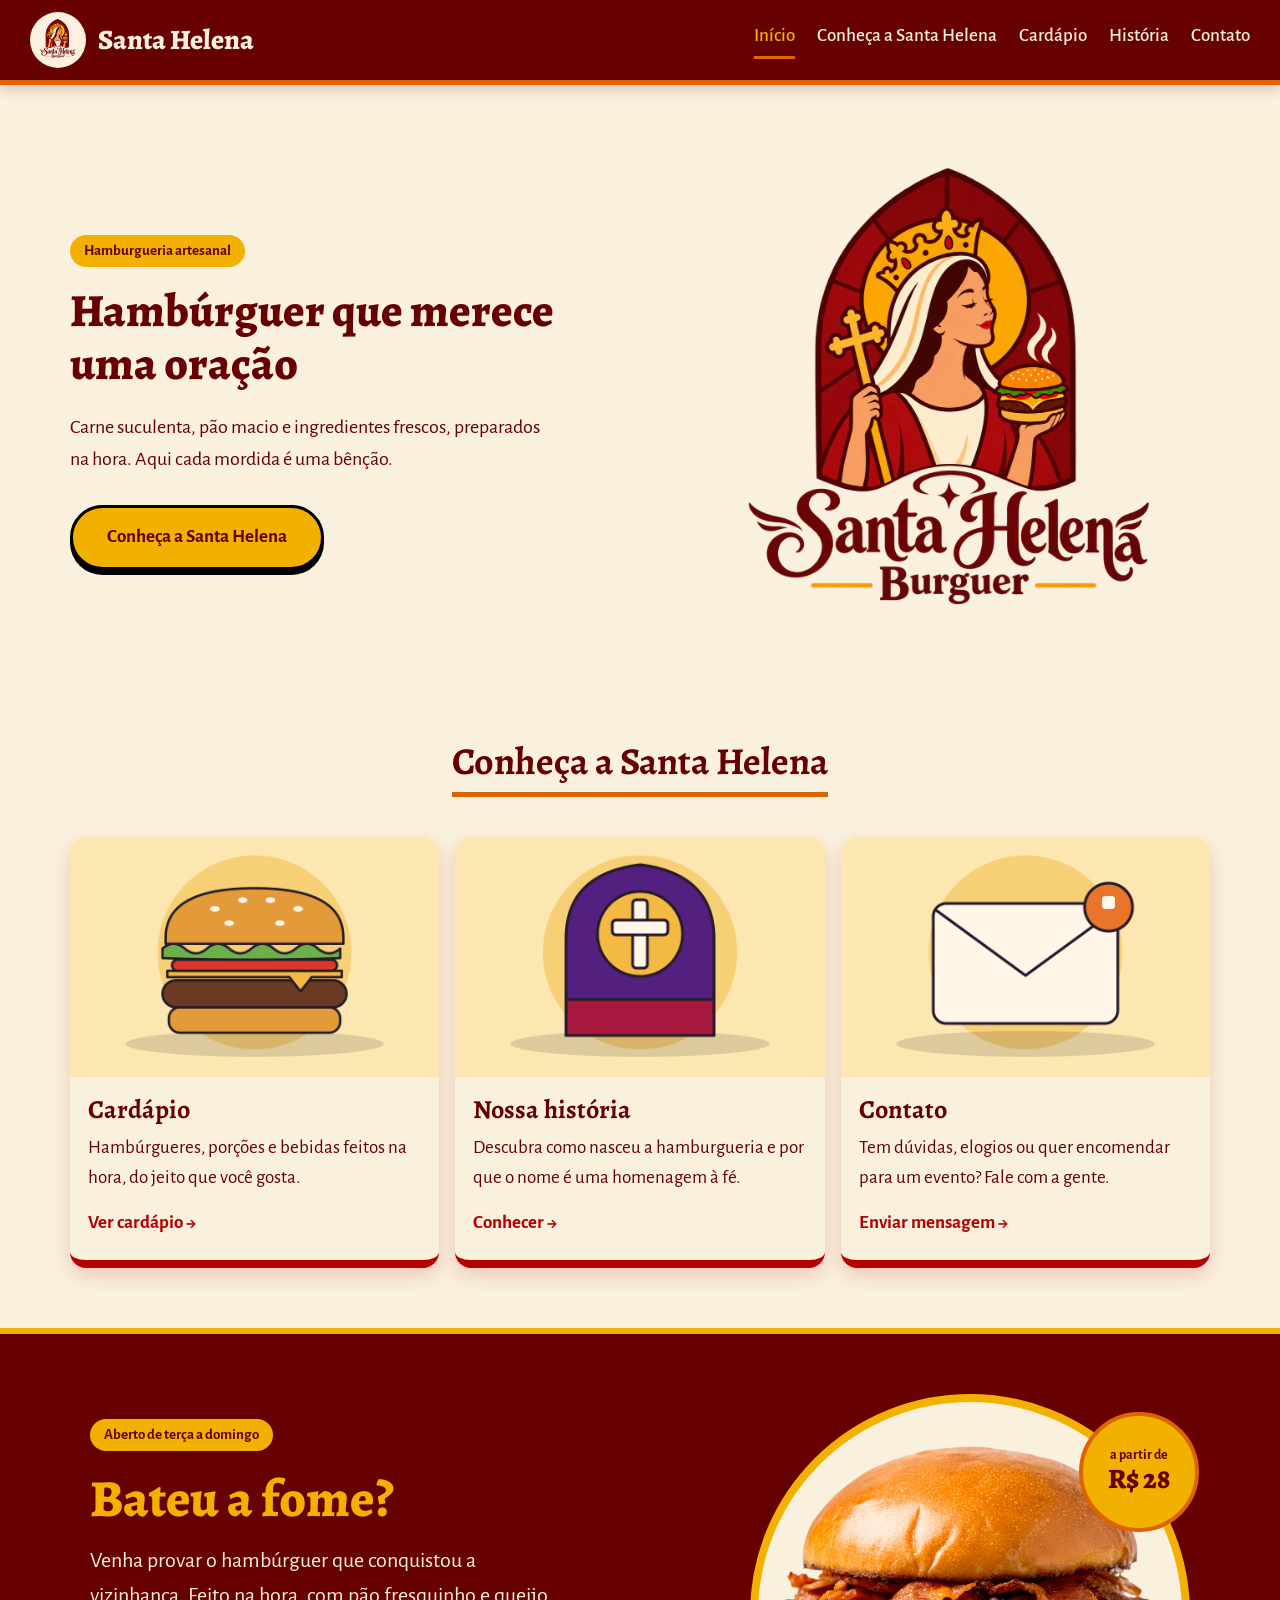
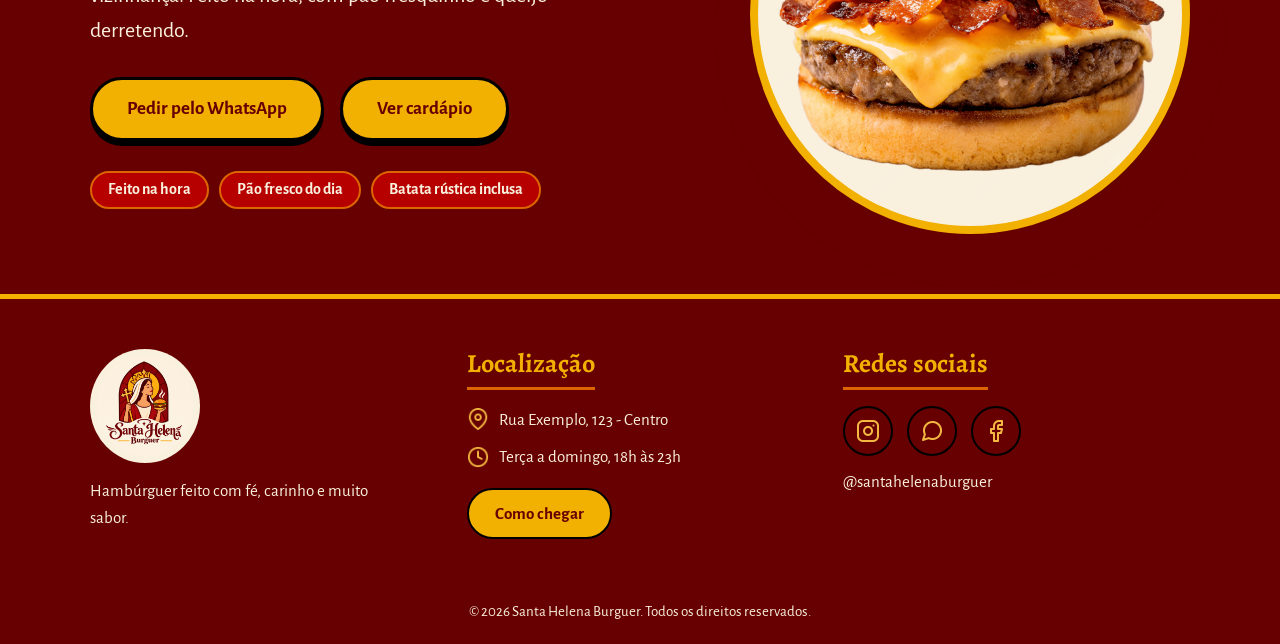
<file: WWW/index.html>
<!DOCTYPE html>
<html lang="pt-BR">
<head>
    <meta charset="UTF-8">
    <meta name="viewport" content="width=device-width, initial-scale=1.0">
    <title>Início | Santa Helena Burguer</title>
    <link rel="icon" type="image/jpeg" href="assets/img/favicon-32x32.png">
    <link href="https://fonts.googleapis.com/css2?family=Alegreya:wght@400;700;800&family=Alegreya+Sans:wght@400;500;700&display=swap" rel="stylesheet">
    <link rel="stylesheet" href="assets/css/style.css">
    <link rel="stylesheet" href="assets/css/mobile.css" media="(max-width: 767px)">
    <link rel="stylesheet" href="assets/css/tablet.css" media="(min-width: 768px) and (max-width: 1824px)">
</head>
<body>

    <header class="topo">
        <a href="index.html" class="topo-marca">
            <img src="assets/img/logo.jpg" alt="Logo Santa Helena Burguer">
            <span>Santa Helena</span>
        </a>
        <nav class="menu">
            <a href="index.html" class="ativo" aria-current="page">Início</a>
            <a href="index.html#conheca">Conheça a Santa Helena</a>
            <a href="cardapio.html">Cardápio</a>
            <a href="historia.html">História</a>
            <a href="contato.html">Contato</a>
        </nav>
    </header>

    <main>

        <section class="hero">
            <div class="hero-texto">
                <p class="selo">Hamburgueria artesanal</p>
                <h1>Hambúrguer que merece uma oração</h1>
                <p class="hero-descricao">Carne suculenta, pão macio e ingredientes frescos, preparados na hora. Aqui cada mordida é uma bênção.</p>
                <a href="index.html#conheca" class="botao">Conheça a Santa Helena</a>
            </div>
            <div class="hero-logo">
                <img src="assets/img/logo-transparente.png" alt="Santa Helena segurando um hambúrguer">
            </div>
        </section>

        <a class="ancora" id="conheca"></a>
        <section class="chamadas">
            <div class="titulo-centro">
                <h2 class="titulo-secao">Conheça a Santa Helena</h2>
            </div>
            <div class="chamadas-lista">

                <a href="cardapio.html" class="chamada">
                    <img src="assets/img/pagina-cardapio.png" alt="Hambúrguer clássico">
                    <div class="chamada-texto">
                        <h3>Cardápio</h3>
                        <p>Hambúrgueres, porções e bebidas feitos na hora, do jeito que você gosta.</p>
                        <span class="chamada-link">Ver cardápio →</span>
                    </div>
                </a>

                <a href="historia.html" class="chamada">
                    <img src="assets/img/pagina-historia.png" alt="Vitral da Santa Helena">
                    <div class="chamada-texto">
                        <h3>Nossa história</h3>
                        <p>Descubra como nasceu a hamburgueria e por que o nome é uma homenagem à fé.</p>
                        <span class="chamada-link">Conhecer →</span>
                    </div>
                </a>

                <a href="contato.html" class="chamada">
                    <img src="assets/img/pagina-contato.png" alt="Envelope de mensagem">
                    <div class="chamada-texto">
                        <h3>Contato</h3>
                        <p>Tem dúvidas, elogios ou quer encomendar para um evento? Fale com a gente.</p>
                        <span class="chamada-link">Enviar mensagem →</span>
                    </div>
                </a>

            </div>
        </section>

        <section class="faixa">
            <div class="faixa-miolo">
                <div class="faixa-texto">
                    <p class="selo">Aberto de terça a domingo</p>
                    <h2>Bateu a fome?</h2>
                    <p class="faixa-descricao">Venha provar o hambúrguer que conquistou a vizinhança. Feito na hora, com pão fresquinho e queijo derretendo.</p>
                    <div class="faixa-botoes">
                        <a href="https://wa.me/5517996777132" target="_blank" class="botao">Pedir pelo WhatsApp</a>
                        <a href="cardapio.html" class="botao">Ver cardápio</a>
                    </div>
                    <ul class="faixa-info">
                        <li>Feito na hora</li>
                        <li>Pão fresco do dia</li>
                        <li>Batata rústica inclusa</li>
                    </ul>
                </div>
                <div class="faixa-imagem">
                    <img src="assets/img/milagre-do-bacon.png" alt="Hambúrguer Milagre do Bacon">
                    <div class="faixa-preco"><small>a partir de</small>R$ 28</div>
                </div>
            </div>
        </section>
    </main>

    <footer class="rodape">
        <div class="rodape-colunas">

            <div class="rodape-coluna rodape-marca">
                <img src="assets/img/logo.jpg" alt="Logo Santa Helena Burguer">
                <p>Hambúrguer feito com fé, carinho e muito sabor.</p>
            </div>

            <div class="rodape-coluna">
                <h3>Localização</h3>
                <p class="rodape-linha">
                    <img src="assets/img/icone-pin-amarelo.png" alt="Endereço">
                    Rua Exemplo, 123 - Centro
                </p>
                <p class="rodape-linha">
                    <img src="assets/img/icone-relogio-amarelo.png" alt="Horário">
                    Terça a domingo, 18h às 23h
                </p>
                <a class="rodape-botao" href="https://www.google.com/maps/search/?api=1&query=Rua+Exemplo+123+Centro" target="_blank">Como chegar</a>
            </div>

            <div class="rodape-coluna">
                <h3>Redes sociais</h3>
               <div class="redes">
                    <a class="rede-instagram" href="https://instagram.com/santahelenaburguer" target="_blank"><img src="assets/img/icone-instagram.png" alt="Instagram"></a>
                    <a class="rede-whatsapp" href="https://wa.me/5517996777132" target="_blank"><img src="assets/img/icone-whatsapp.png" alt="WhatsApp"></a>
                    <a class="rede-facebook" href="https://facebook.com/santahelenaburguer" target="_blank"><img src="assets/img/icone-facebook.png" alt="Facebook"></a>
                </div>
                <p>@santahelenaburguer</p>
            </div>

        </div>

        <p class="rodape-direitos">© 2026 Santa Helena Burguer. Todos os direitos reservados.</p>
    </footer>

</body>
</html>
</file>
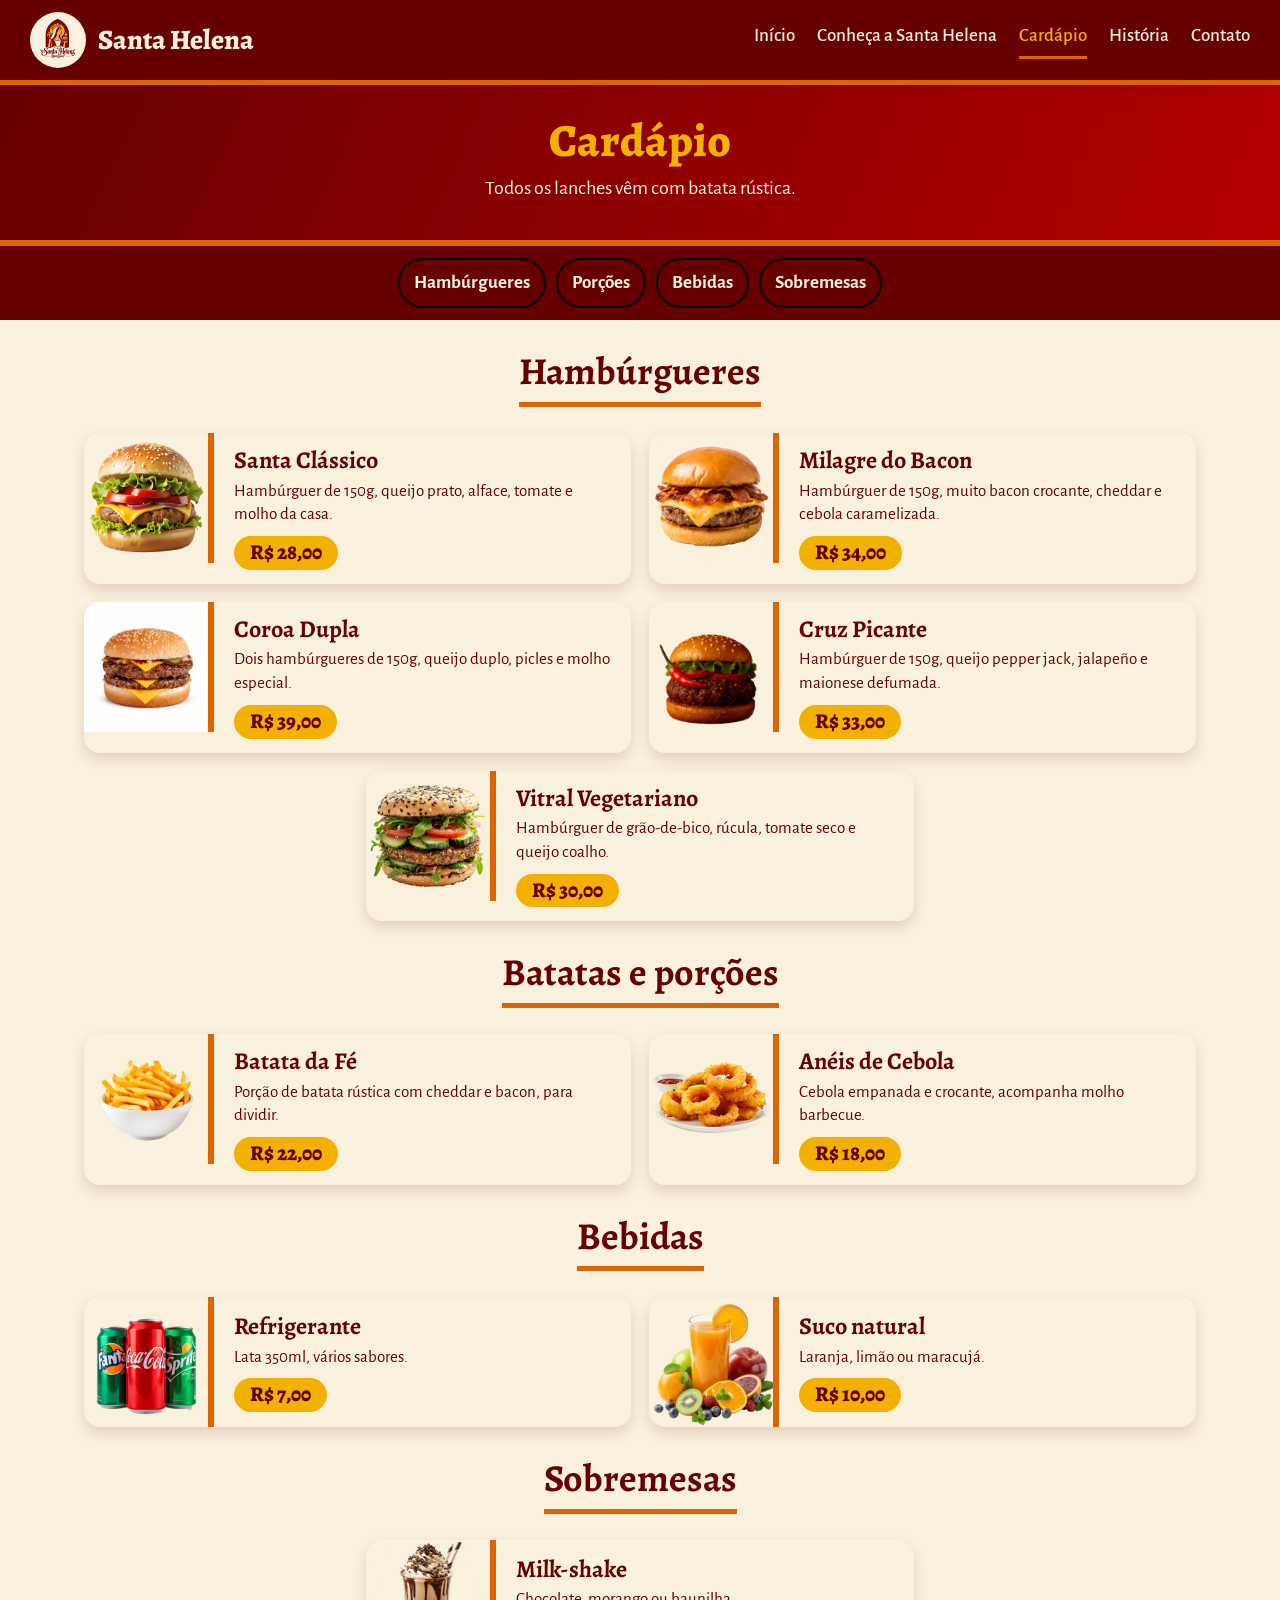
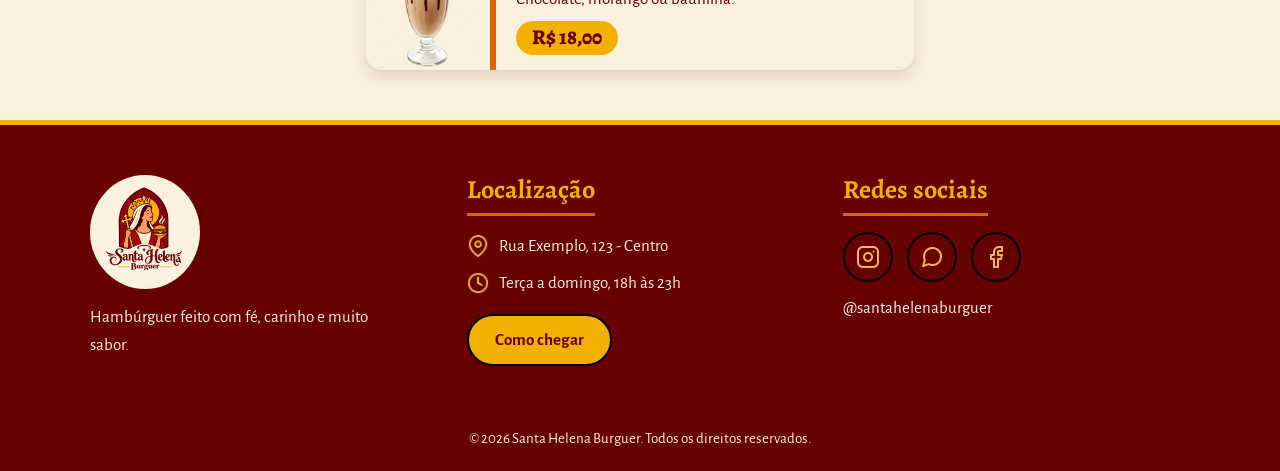
<file: WWW/cardapio.html>
<!DOCTYPE html>
<html lang="pt-BR">
<head>
    <meta charset="UTF-8">
    <meta name="viewport" content="width=device-width, initial-scale=1.0">
    <title>Cardápio | Santa Helena Burguer</title>
    <link rel="icon" type="image/jpeg" href="assets/img/favicon-32x32.png">
    <link href="https://fonts.googleapis.com/css2?family=Alegreya:wght@400;700;800&family=Alegreya+Sans:wght@400;500;700&display=swap" rel="stylesheet">
    <link rel="stylesheet" href="assets/css/style.css">
    <link rel="stylesheet" href="assets/css/mobile.css" media="(max-width: 767px)">
    <link rel="stylesheet" href="assets/css/tablet.css" media="(min-width: 768px) and (max-width: 1824px)">
</head>
<body>

    <header class="topo">
        <a href="index.html" class="topo-marca">
            <img src="assets/img/logo.jpg" alt="Logo Santa Helena Burguer">
            <span>Santa Helena</span>
        </a>
        <nav class="menu">
            <a href="index.html">Início</a>
            <a href="index.html#conheca">Conheça a Santa Helena</a>
            <a href="cardapio.html" class="ativo" aria-current="page">Cardápio</a>
            <a href="historia.html">História</a>
            <a href="contato.html">Contato</a>
        </nav>
    </header>

    <main>

        <section class="pagina-topo pagina-topo-compacto">
            <h1>Cardápio</h1>
            <p>Todos os lanches vêm com batata rústica.</p>
        </section>

        <nav class="menu-cardapio" aria-label="Categorias do cardápio">
            <a href="#hamburgueres">Hambúrgueres</a>
            <a href="#porcoes">Porções</a>
            <a href="#bebidas">Bebidas</a>
            <a href="#sobremesas">Sobremesas</a>
        </nav>

        <section class="cardapio">
            <a class="ancora" id="hamburgueres"></a>
            <div class="cardapio-secao">
                <div class="titulo-centro">
                    <h2 class="titulo-secao">Hambúrgueres</h2>
                </div>
                <div class="cardapio-lista">

                <article class="item">
                    <img src="assets/img/santa-classico.png" alt="Santa Clássico">
                    <div class="item-texto">
                        <h3>Santa Clássico</h3>
                        <p>Hambúrguer de 150g, queijo prato, alface, tomate e molho da casa.</p>
                        <span class="preco">R$ 28,00</span>
                    </div>
                </article>

                <article class="item">
                    <img src="assets/img/milagre-do-bacon.png" alt="Milagre do Bacon">
                    <div class="item-texto">
                        <h3>Milagre do Bacon</h3>
                        <p>Hambúrguer de 150g, muito bacon crocante, cheddar e cebola caramelizada.</p>
                        <span class="preco">R$ 34,00</span>
                    </div>
                </article>

                <article class="item">
                    <img src="assets/img/coroa-dupla.png" alt="Coroa Dupla">
                    <div class="item-texto">
                        <h3>Coroa Dupla</h3>
                        <p>Dois hambúrgueres de 150g, queijo duplo, picles e molho especial.</p>
                        <span class="preco">R$ 39,00</span>
                    </div>
                </article>

                <article class="item">
                    <img src="assets/img/cruz-picante.png" alt="Cruz Picante">
                    <div class="item-texto">
                        <h3>Cruz Picante</h3>
                        <p>Hambúrguer de 150g, queijo pepper jack, jalapeño e maionese defumada.</p>
                        <span class="preco">R$ 33,00</span>
                    </div>
                </article>

                <article class="item">
                    <img src="assets/img/vitral-vegetariano.png" alt="Vitral Vegetariano">
                    <div class="item-texto">
                        <h3>Vitral Vegetariano</h3>
                        <p>Hambúrguer de grão-de-bico, rúcula, tomate seco e queijo coalho.</p>
                        <span class="preco">R$ 30,00</span>
                    </div>
                </article>
                </div>
            </div>
            <a class="ancora" id="porcoes"></a>
            <div class="cardapio-secao">
                <div class="titulo-centro">
                    <h2 class="titulo-secao">Batatas e porções</h2>
                </div>
                <div class="cardapio-lista">

                <article class="item">
                    <img src="assets/img/batata-da-fe.png" alt="Batata da Fé">
                    <div class="item-texto">
                        <h3>Batata da Fé</h3>
                        <p>Porção de batata rústica com cheddar e bacon, para dividir.</p>
                        <span class="preco">R$ 22,00</span>
                    </div>
                </article>

                <article class="item">
                    <img src="assets/img/aneis-de-cebola.png" alt="Anéis de Cebola">
                    <div class="item-texto">
                        <h3>Anéis de Cebola</h3>
                        <p>Cebola empanada e crocante, acompanha molho barbecue.</p>
                        <span class="preco">R$ 18,00</span>
                    </div>
                </article>
                </div>
            </div>
            <a class="ancora" id="bebidas"></a>
            <div class="cardapio-secao">
                <div class="titulo-centro">
                    <h2 class="titulo-secao">Bebidas</h2>
                </div>
                <div class="cardapio-lista">

                <article class="item">
                    <img src="assets/img/refrigerante.png" alt="Refrigerante">
                    <div class="item-texto">
                        <h3>Refrigerante</h3>
                        <p>Lata 350ml, vários sabores.</p>
                        <span class="preco">R$ 7,00</span>
                    </div>
                </article>

                <article class="item">
                    <img src="assets/img/suco-natural.png" alt="Suco natural">
                    <div class="item-texto">
                        <h3>Suco natural</h3>
                        <p>Laranja, limão ou maracujá.</p>
                        <span class="preco">R$ 10,00</span>
                    </div>
                </article>
                </div>
            </div>
            <a class="ancora" id="sobremesas"></a>
            <div class="cardapio-secao">
                <div class="titulo-centro">
                    <h2 class="titulo-secao">Sobremesas</h2>
                </div>
                <div class="cardapio-lista">

                <article class="item">
                    <img src="assets/img/milk-shake.png" alt="Milk-shake">
                    <div class="item-texto">
                        <h3>Milk-shake</h3>
                        <p>Chocolate, morango ou baunilha.</p>
                        <span class="preco">R$ 18,00</span>
                    </div>
                </article>
                </div>
            </div>
        </section>
    </main>

    <footer class="rodape">
        <div class="rodape-colunas">

            <div class="rodape-coluna rodape-marca">
                <img src="assets/img/logo.jpg" alt="Logo Santa Helena Burguer">
                <p>Hambúrguer feito com fé, carinho e muito sabor.</p>
            </div>

            <div class="rodape-coluna">
                <h3>Localização</h3>
                <p class="rodape-linha">
                    <img src="assets/img/icone-pin-amarelo.png" alt="Endereço">
                    Rua Exemplo, 123 - Centro
                </p>
                <p class="rodape-linha">
                    <img src="assets/img/icone-relogio-amarelo.png" alt="Horário">
                    Terça a domingo, 18h às 23h
                </p>
                <a class="rodape-botao" href="https://www.google.com/maps/search/?api=1&query=Rua+Exemplo+123+Centro" target="_blank">Como chegar</a>
            </div>

            <div class="rodape-coluna">
                <h3>Redes sociais</h3>
                <div class="redes">
                    <a class="rede-instagram" href="https://instagram.com/santahelenaburguer" target="_blank"><img src="assets/img/icone-instagram.png" alt="Instagram"></a>
                    <a class="rede-whatsapp" href="https://wa.me/5517996777132" target="_blank"><img src="assets/img/icone-whatsapp.png" alt="WhatsApp"></a>
                    <a class="rede-facebook" href="https://facebook.com/santahelenaburguer" target="_blank"><img src="assets/img/icone-facebook.png" alt="Facebook"></a>
                </div>
                <p>@santahelenaburguer</p>
            </div>

        </div>

        <p class="rodape-direitos">© 2026 Santa Helena Burguer. Todos os direitos reservados.</p>
    </footer>
</body>
</html>
</file>
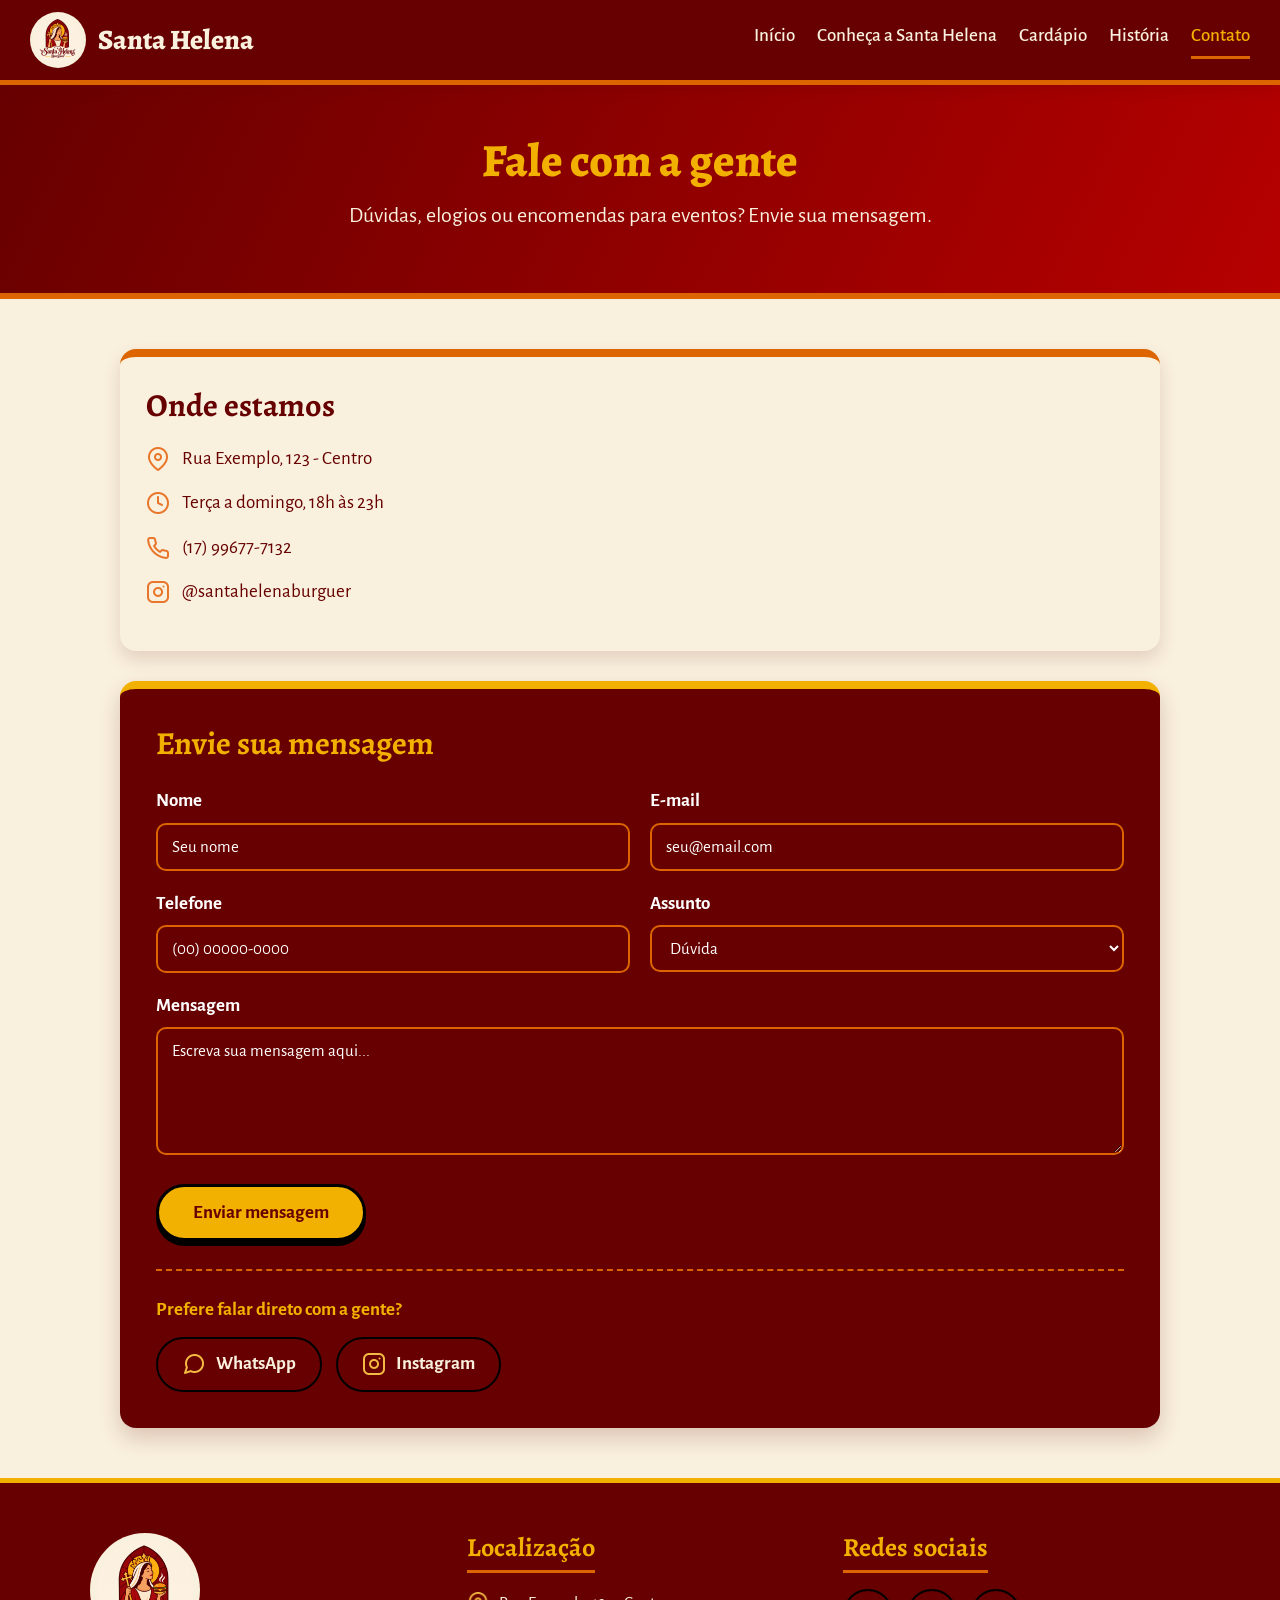
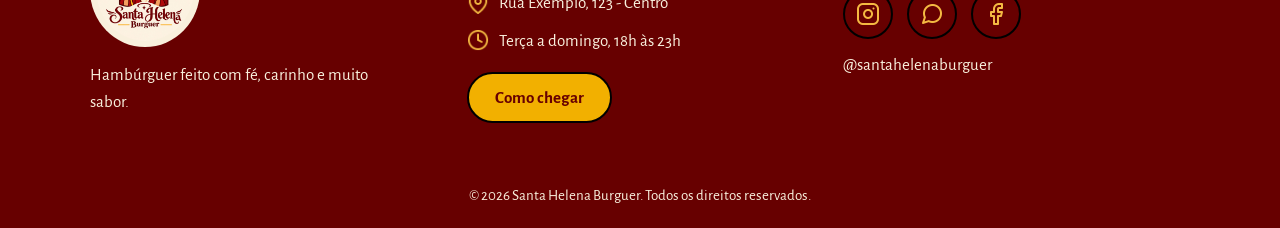
<file: WWW/contato.html>
<!DOCTYPE html>
<html lang="pt-BR">
<head>
    <meta charset="UTF-8">
    <meta name="viewport" content="width=device-width, initial-scale=1.0">
    <title>Contato | Santa Helena Burguer</title>
    <link rel="icon" type="image/jpeg" href="assets/img/favicon-32x32.png">
    <link href="https://fonts.googleapis.com/css2?family=Alegreya:wght@400;700;800&family=Alegreya+Sans:wght@400;500;700&display=swap" rel="stylesheet">
    <link rel="stylesheet" href="assets/css/style.css">
    <link rel="stylesheet" href="assets/css/mobile.css" media="(max-width: 767px)">
    <link rel="stylesheet" href="assets/css/tablet.css" media="(min-width: 768px) and (max-width: 1824px)">
</head>
<body>

    <header class="topo">
        <a href="index.html" class="topo-marca">
            <img src="assets/img/logo.jpg" alt="Logo Santa Helena Burguer">
            <span>Santa Helena</span>
        </a>
        <nav class="menu">
            <a href="index.html">Início</a>
            <a href="index.html#conheca">Conheça a Santa Helena</a>
            <a href="cardapio.html">Cardápio</a>
            <a href="historia.html">História</a>
            <a href="contato.html" class="ativo" aria-current="page">Contato</a>
        </nav>
    </header>

    <main>

        <section class="pagina-topo">
            <h1>Fale com a gente</h1>
            <p>Dúvidas, elogios ou encomendas para eventos? Envie sua mensagem.</p>
        </section>

        <section class="contato">

            <div class="contato-info">
                <h2>Onde estamos</h2>
                <p class="info-linha">
                    <img src="assets/img/icone-pin-laranja.png" alt="Endereço">
                    Rua Exemplo, 123 - Centro
                </p>
                <p class="info-linha">
                    <img src="assets/img/icone-relogio-laranja.png" alt="Horário">
                    Terça a domingo, 18h às 23h
                </p>
                <p class="info-linha">
                    <img src="assets/img/icone-telefone-laranja.png" alt="Telefone">
                    <a href="https://wa.me/5517996777132" target="_blank">(17) 99677-7132</a>
                </p>
                <p class="info-linha">
                    <img src="assets/img/icone-instagram-laranja.png" alt="Instagram">
                    <a href="https://instagram.com/santahelenaburguer" target="_blank">@santahelenaburguer</a>
                </p>
            </div>

            <form action="obrigado.html" method="get" class="formulario">
                <h2>Envie sua mensagem</h2>

                <div class="form-linha">
                    <div class="campo">
                        <label for="nome">Nome</label>
                        <input type="text" id="nome" name="nome" placeholder="Seu nome" required>
                    </div>

                    <div class="campo">
                        <label for="email">E-mail</label>
                        <input type="email" id="email" name="email" placeholder="seu@email.com" required>
                    </div>
                </div>

                <div class="form-linha">
                    <div class="campo">
                        <label for="telefone">Telefone</label>
                        <input type="tel" id="telefone" name="telefone" placeholder="(00) 00000-0000">
                    </div>

                    <div class="campo">
                        <label for="assunto">Assunto</label>
                        <select id="assunto" name="assunto">
                            <option value="duvida">Dúvida</option>
                            <option value="pedido">Pedido</option>
                            <option value="evento">Evento</option>
                            <option value="elogio">Elogio ou sugestão</option>
                        </select>
                    </div>
                </div>

                <div class="campo">
                    <label for="mensagem">Mensagem</label>
                    <textarea id="mensagem" name="mensagem" rows="5" placeholder="Escreva sua mensagem aqui..." required></textarea>
                </div>

                <button type="submit" class="botao">Enviar mensagem</button>

                <div class="contato-social">
                    <p>Prefere falar direto com a gente?</p>
                    <div class="contato-social-botoes">
                        <a href="https://wa.me/5517996777132" target="_blank" class="botao-social">
                            <img src="assets/img/icone-whatsapp.png" alt="">
                            WhatsApp
                        </a>
                        <a href="https://instagram.com/santahelenaburguer" target="_blank" class="botao-social">
                            <img src="assets/img/icone-instagram.png" alt="">
                            Instagram
                        </a>
                    </div>
                </div>
            </form>

        </section>
    </main>

    <footer class="rodape">
        <div class="rodape-colunas">

            <div class="rodape-coluna rodape-marca">
                <img src="assets/img/logo.jpg" alt="Logo Santa Helena Burguer">
                <p>Hambúrguer feito com fé, carinho e muito sabor.</p>
            </div>

            <div class="rodape-coluna">
                <h3>Localização</h3>
                <p class="rodape-linha">
                    <img src="assets/img/icone-pin-amarelo.png" alt="Endereço">
                    Rua Exemplo, 123 - Centro
                </p>
                <p class="rodape-linha">
                    <img src="assets/img/icone-relogio-amarelo.png" alt="Horário">
                    Terça a domingo, 18h às 23h
                </p>
                <a class="rodape-botao" href="https://www.google.com/maps/search/?api=1&query=Rua+Exemplo+123+Centro" target="_blank">Como chegar</a>
            </div>

            <div class="rodape-coluna">
                <h3>Redes sociais</h3>
                <div class="redes">
                    <a class="rede-instagram" href="https://instagram.com/santahelenaburguer" target="_blank"><img src="assets/img/icone-instagram.png" alt="Instagram"></a>
                    <a class="rede-whatsapp" href="https://wa.me/5517996777132" target="_blank"><img src="assets/img/icone-whatsapp.png" alt="WhatsApp"></a>
                    <a class="rede-facebook" href="https://facebook.com/santahelenaburguer" target="_blank"><img src="assets/img/icone-facebook.png" alt="Facebook"></a>
                </div>
                <p>@santahelenaburguer</p>
            </div>

        </div>

        <p class="rodape-direitos">© 2026 Santa Helena Burguer. Todos os direitos reservados.</p>
    </footer>

</body>
</html>
</file>
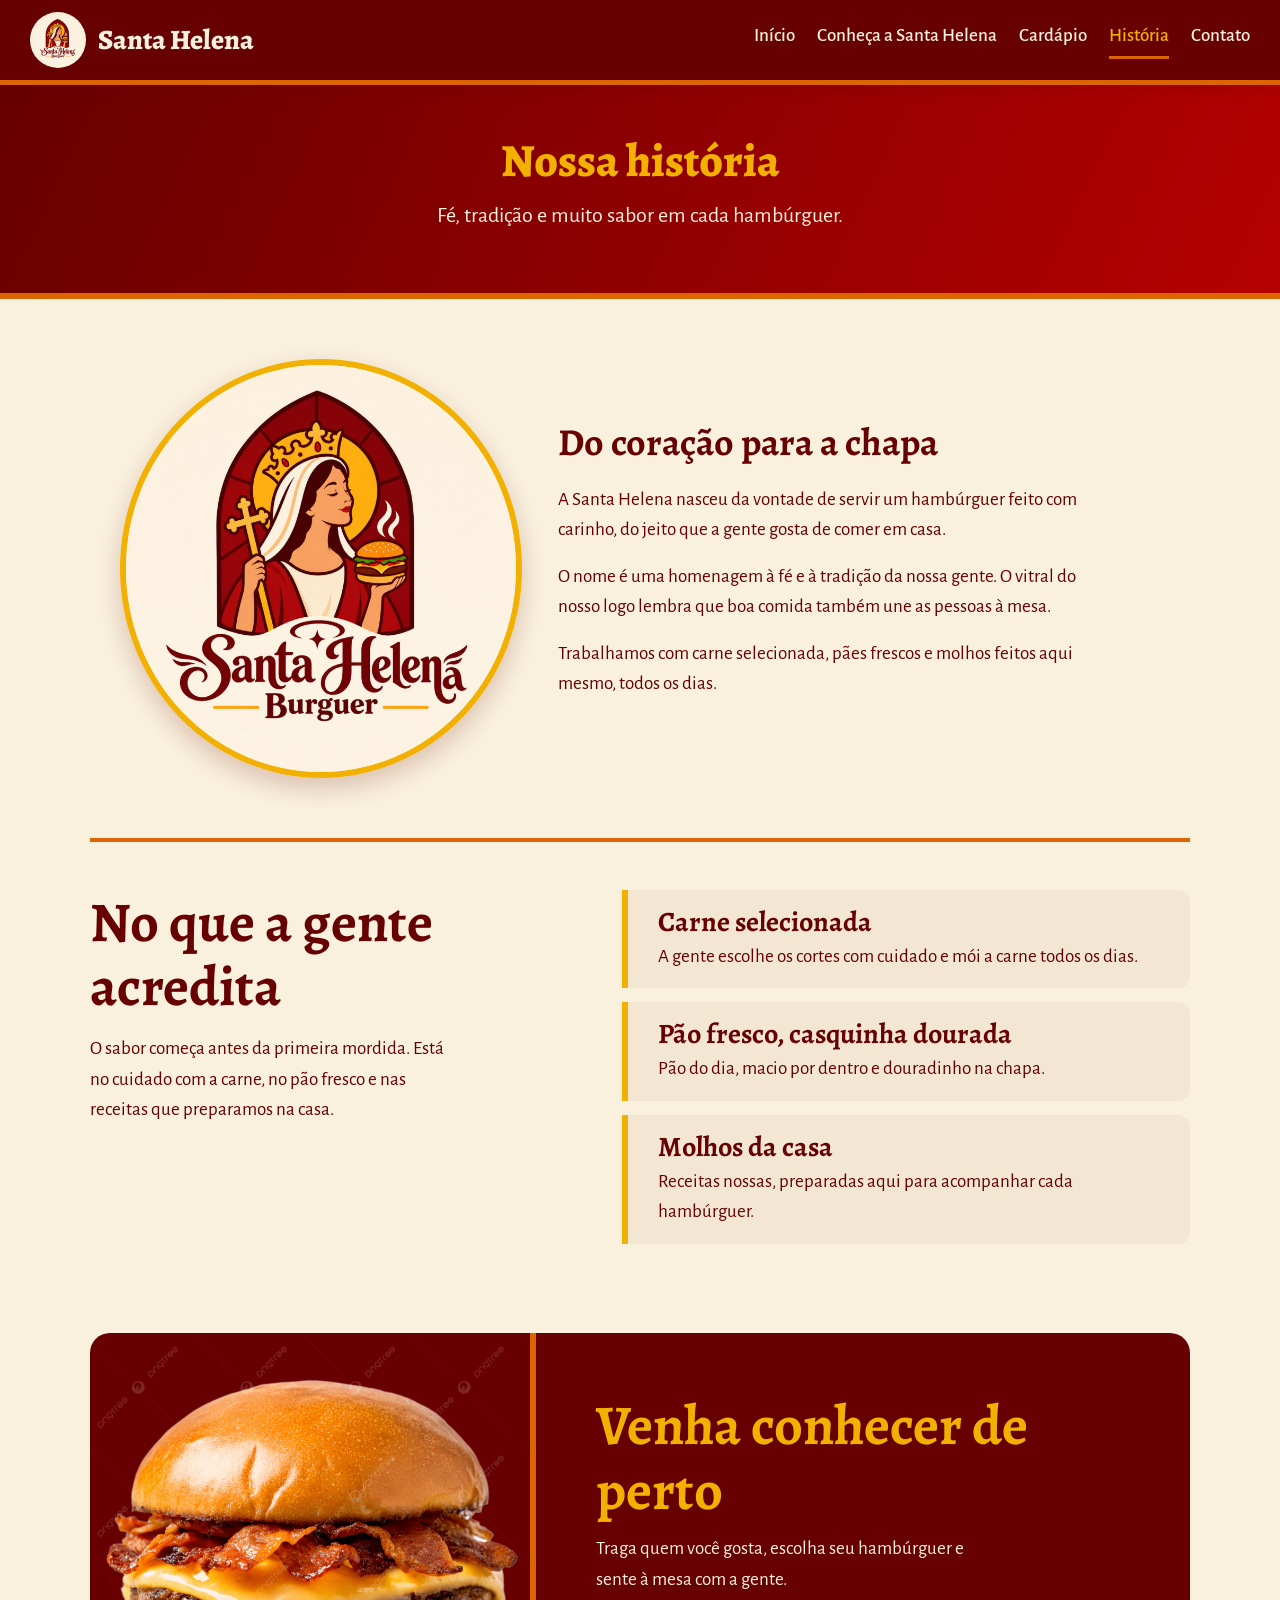
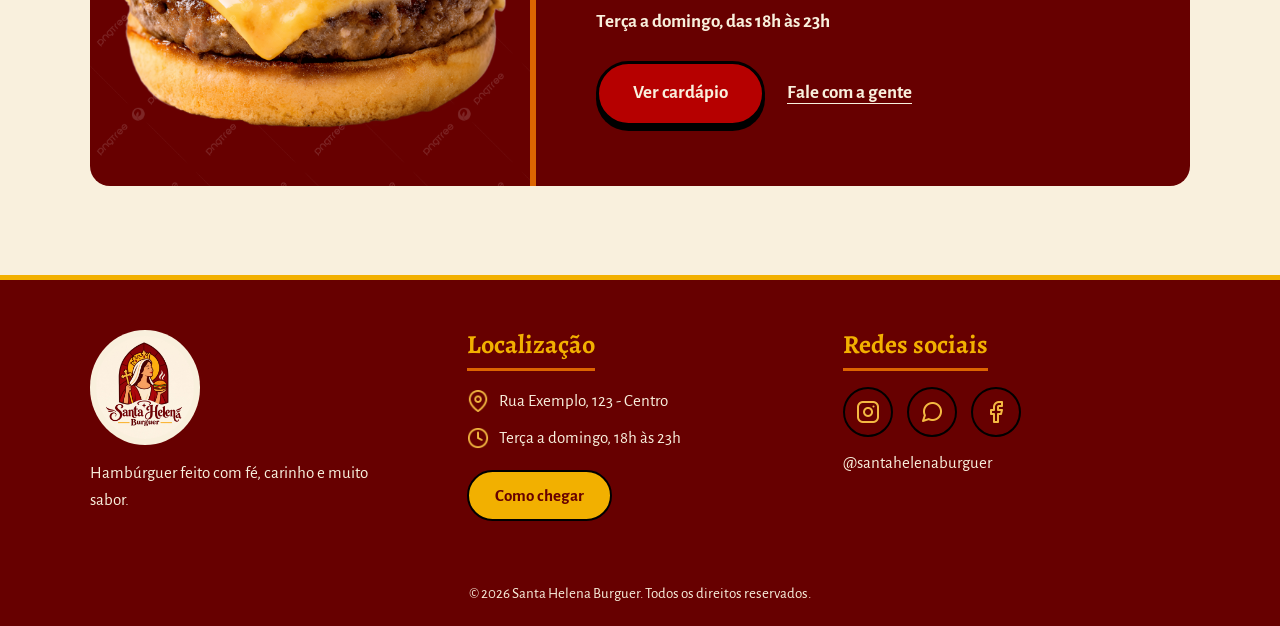
<file: WWW/historia.html>
<!DOCTYPE html>
<html lang="pt-BR">
<head>
    <meta charset="UTF-8">
    <meta name="viewport" content="width=device-width, initial-scale=1.0">
    <title>História | Santa Helena Burguer</title>
    <link rel="icon" type="image/jpeg" href="assets/img/favicon-32x32.png">
    <link href="https://fonts.googleapis.com/css2?family=Alegreya:wght@400;700;800&family=Alegreya+Sans:wght@400;500;700&display=swap" rel="stylesheet">
    <link rel="stylesheet" href="assets/css/style.css">
    <link rel="stylesheet" href="assets/css/mobile.css" media="(max-width: 767px)">
    <link rel="stylesheet" href="assets/css/tablet.css" media="(min-width: 768px) and (max-width: 1824px)">
</head>
<body>

    <header class="topo">
        <a href="index.html" class="topo-marca">
            <img src="assets/img/logo.jpg" alt="Logo Santa Helena Burguer">
            <span>Santa Helena</span>
        </a>
        <nav class="menu">
            <a href="index.html">Início</a>
            <a href="index.html#conheca">Conheça a Santa Helena</a>
            <a href="cardapio.html">Cardápio</a>
            <a href="historia.html" class="ativo" aria-current="page">História</a>
            <a href="contato.html">Contato</a>
        </nav>
    </header>

    <main>

        <section class="pagina-topo">
            <h1>Nossa história</h1>
            <p>Fé, tradição e muito sabor em cada hambúrguer.</p>
        </section>

        <section class="historia">
            <div class="historia-imagem">
                <img src="assets/img/logo.jpg" alt="Selo Santa Helena Burguer">
            </div>
            <div class="historia-texto">
                <h2>Do coração para a chapa</h2>
                <p>A Santa Helena nasceu da vontade de servir um hambúrguer feito com carinho, do jeito que a gente gosta de comer em casa.</p>
                <p>O nome é uma homenagem à fé e à tradição da nossa gente. O vitral do nosso logo lembra que boa comida também une as pessoas à mesa.</p>
                <p>Trabalhamos com carne selecionada, pães frescos e molhos feitos aqui mesmo, todos os dias.</p>
            </div>
        </section>

        <section class="valores" aria-labelledby="titulo-valores">
            <div class="valores-intro">
                <h2 id="titulo-valores">No que a gente acredita</h2>
                <p>O sabor começa antes da primeira mordida. Está no cuidado com a carne, no pão fresco e nas receitas que preparamos na casa.</p>
            </div>
            <ul class="valores-lista">
                <li class="valor">
                    <h3>Carne selecionada</h3>
                    <p>A gente escolhe os cortes com cuidado e mói a carne todos os dias.</p>
                </li>
                <li class="valor">
                    <h3>Pão fresco, casquinha dourada</h3>
                    <p>Pão do dia, macio por dentro e douradinho na chapa.</p>
                </li>
                <li class="valor">
                    <h3>Molhos da casa</h3>
                    <p>Receitas nossas, preparadas aqui para acompanhar cada hambúrguer.</p>
                </li>
            </ul>
        </section>

        <section class="visita" aria-labelledby="titulo-visita">
            <div class="visita-foto">
                <img src="assets/img/milagre-do-bacon.png" alt="Hambúrguer Milagre do Bacon" loading="lazy">
            </div>
            <div class="visita-texto">
                <h2 id="titulo-visita">Venha conhecer de perto</h2>
                <p>Traga quem você gosta, escolha seu hambúrguer e sente à mesa com a gente.</p>
                <p class="visita-horario">Terça a domingo, das 18h às 23h</p>
                <div class="visita-acoes">
                    <a href="cardapio.html" class="botao">Ver cardápio</a>
                    <a href="contato.html" class="visita-contato">Fale com a gente</a>
                </div>
            </div>
        </section>
    </main>

    <footer class="rodape">
        <div class="rodape-colunas">

            <div class="rodape-coluna rodape-marca">
                <img src="assets/img/logo.jpg" alt="Logo Santa Helena Burguer">
                <p>Hambúrguer feito com fé, carinho e muito sabor.</p>
            </div>

            <div class="rodape-coluna">
                <h3>Localização</h3>
                <p class="rodape-linha">
                    <img src="assets/img/icone-pin-amarelo.png" alt="Endereço">
                    Rua Exemplo, 123 - Centro
                </p>
                <p class="rodape-linha">
                    <img src="assets/img/icone-relogio-amarelo.png" alt="Horário">
                    Terça a domingo, 18h às 23h
                </p>
                <a class="rodape-botao" href="https://www.google.com/maps/search/?api=1&query=Rua+Exemplo+123+Centro" target="_blank">Como chegar</a>
            </div>

            <div class="rodape-coluna">
                <h3>Redes sociais</h3>
                <div class="redes">
                    <a class="rede-instagram" href="https://instagram.com/santahelenaburguer" target="_blank"><img src="assets/img/icone-instagram.png" alt="Instagram"></a>
                    <a class="rede-whatsapp" href="https://wa.me/5517996777132" target="_blank"><img src="assets/img/icone-whatsapp.png" alt="WhatsApp"></a>
                    <a class="rede-facebook" href="https://facebook.com/santahelenaburguer" target="_blank"><img src="assets/img/icone-facebook.png" alt="Facebook"></a>
                </div>
                <p>@santahelenaburguer</p>
            </div>

        </div>

        <p class="rodape-direitos">© 2026 Santa Helena Burguer. Todos os direitos reservados.</p>
    </footer>

</body>
</html>
</file>
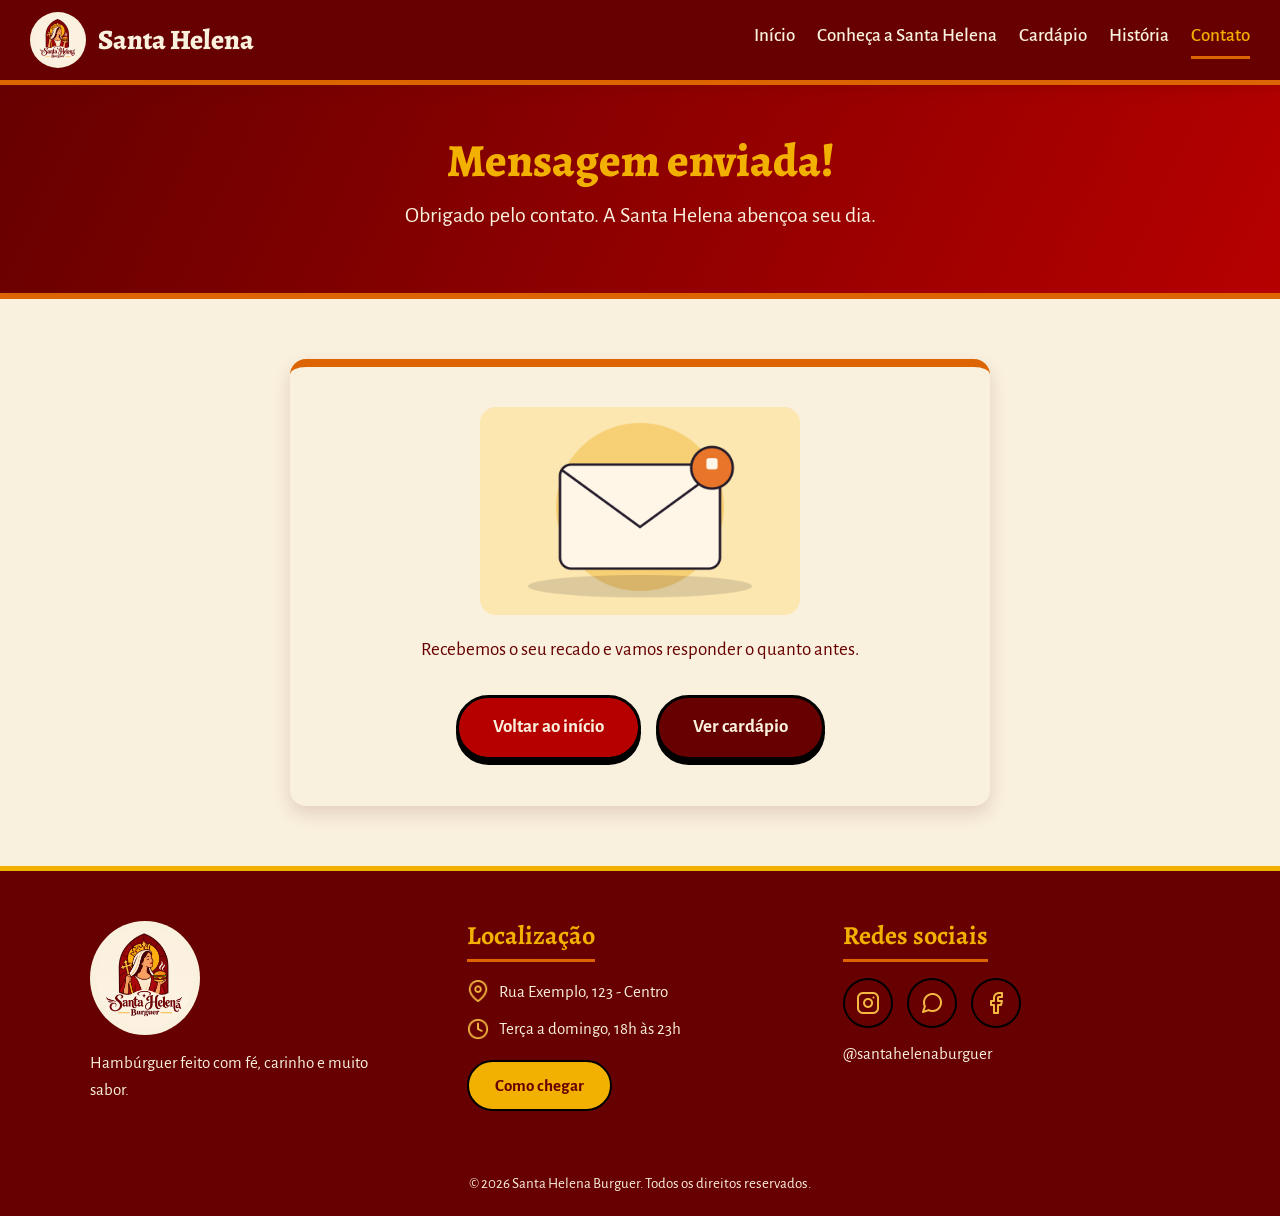
<file: WWW/obrigado.html>
<!DOCTYPE html>
<html lang="pt-BR">
<head>
    <meta charset="UTF-8">
    <meta name="viewport" content="width=device-width, initial-scale=1.0">
    <title>Mensagem enviada | Santa Helena Burguer</title>
    <link rel="icon" type="image/jpeg" href="assets/img/favicon-32x32.png">
    <link href="https://fonts.googleapis.com/css2?family=Alegreya:wght@400;700;800&family=Alegreya+Sans:wght@400;500;700&display=swap" rel="stylesheet">
    <link rel="stylesheet" href="assets/css/style.css">
    <link rel="stylesheet" href="assets/css/mobile.css" media="(max-width: 767px)">
    <link rel="stylesheet" href="assets/css/tablet.css" media="(min-width: 768px) and (max-width: 1824px)">
</head>
<body>

    <header class="topo">
        <a href="index.html" class="topo-marca">
            <img src="assets/img/logo.jpg" alt="Logo Santa Helena Burguer">
            <span>Santa Helena</span>
        </a>
        <nav class="menu">
            <a href="index.html">Início</a>
            <a href="index.html#conheca">Conheça a Santa Helena</a>
            <a href="cardapio.html">Cardápio</a>
            <a href="historia.html">História</a>
            <a href="contato.html" class="ativo">Contato</a>
        </nav>
    </header>

    <main>

        <section class="pagina-topo">
            <h1>Mensagem enviada!</h1>
            <p>Obrigado pelo contato. A Santa Helena abençoa seu dia.</p>
        </section>

        <section class="obrigado">
            <img src="assets/img/pagina-contato.png" alt="Envelope de mensagem">
            <p>Recebemos o seu recado e vamos responder o quanto antes.</p>
            <a href="index.html" class="botao">Voltar ao início</a>
            <a href="cardapio.html" class="botao botao-roxo">Ver cardápio</a>
        </section>
    </main>

    <footer class="rodape">
        <div class="rodape-colunas">

            <div class="rodape-coluna rodape-marca">
                <img src="assets/img/logo.jpg" alt="Logo Santa Helena Burguer">
                <p>Hambúrguer feito com fé, carinho e muito sabor.</p>
            </div>

            <div class="rodape-coluna">
                <h3>Localização</h3>
                <p class="rodape-linha">
                    <img src="assets/img/icone-pin-amarelo.png" alt="Endereço">
                    Rua Exemplo, 123 - Centro
                </p>
                <p class="rodape-linha">
                    <img src="assets/img/icone-relogio-amarelo.png" alt="Horário">
                    Terça a domingo, 18h às 23h
                </p>
                <a class="rodape-botao" href="https://www.google.com/maps/search/?api=1&query=Rua+Exemplo+123+Centro" target="_blank">Como chegar</a>
            </div>

            <div class="rodape-coluna">
                <h3>Redes sociais</h3>
                <div class="redes">
                    <a class="rede-instagram" href="https://instagram.com/santahelenaburguer" target="_blank"><img src="assets/img/icone-instagram.png" alt="Instagram"></a>
                    <a class="rede-whatsapp" href="https://wa.me/5517996777132" target="_blank"><img src="assets/img/icone-whatsapp.png" alt="WhatsApp"></a>
                    <a class="rede-facebook" href="https://facebook.com/santahelenaburguer" target="_blank"><img src="assets/img/icone-facebook.png" alt="Facebook"></a>
                </div>
                <p>@santahelenaburguer</p>
            </div>

        </div>

        <p class="rodape-direitos">© 2026 Santa Helena Burguer. Todos os direitos reservados.</p>
    </footer>

</body>
</html>
</file>
<file: WWW/assets/css/style.css>
:root {
    --ketchup-defumado: #670000;
    --ketchup: #B60000;
    --cheddar: #DD6501;
    --mostarda: #F2B000;
    --creme: #F9F0DD;
}

* {
    margin: 0;
    padding: 0;
    box-sizing: border-box;
}

body {
    font-family: "Alegreya Sans", Arial, sans-serif;
    font-size: 19px;
    line-height: 1.6;
    color: var(--ketchup-defumado);
    background-color: var(--creme);
}

h1, h2, h3 {
    font-family: "Alegreya", Georgia, serif;
    line-height: 1.15;
}

img {
    max-width: 100%;
    display: block;
}

a {
    color: inherit;
    text-decoration: none;
}

.titulo-centro {
    text-align: center;
    margin-bottom: 40px;
}

.titulo-secao {
    display: inline-block;
    font-size: 44px;
    color: var(--ketchup-defumado);
    padding-bottom: 8px;
    border-bottom: 5px solid var(--cheddar);
}

.topo {
    background-color: var(--ketchup-defumado);
    color: var(--creme);
    display: flex;
    justify-content: space-between;
    align-items: center;
    padding: 12px 60px;
    border-bottom: 5px solid var(--cheddar);
    box-shadow: 0 4px 12px #67000033;
    position: sticky;
    top: 0;
    z-index: 100;
}

.topo-marca {
    display: flex;
    align-items: center;
    gap: 12px;
    font-family: "Alegreya", Georgia, serif;
    font-size: 28px;
    font-weight: 800;
}

.topo-marca img {
    object-fit: contain;
    width: 56px;
    height: 56px;
    background-color: var(--creme);
    border-radius: 50%;
    padding: 4px;
}

.menu {
    display: flex;
    gap: 32px;
    font-weight: 500;
}

.menu a {
    padding-bottom: 4px;
    border-bottom: 3px solid transparent;
}

.menu a:hover,
.menu a.ativo {
    color: var(--mostarda);
    border-bottom: 3px solid var(--cheddar);
}

.botao {
    display: inline-block;
    background-color: var(--ketchup);
    color: var(--creme);
    font-weight: 700;
    padding: 14px 34px;
    border-radius: 40px;
    border: 3px solid #000;
    box-shadow: 0 5px 0 #000;
}


.botao:hover {
    background-color: var(--mostarda);
    color: var(--ketchup-defumado);
}

.botao-roxo {
    background-color: var(--ketchup-defumado);
    color: var(--creme);
}

.botao-roxo:hover {
    background-color: var(--mostarda);
    color: var(--ketchup-defumado);
}

button.botao {
    font-family: inherit;
    font-size: 19px;
    cursor: pointer;
}

.pagina-topo {
    background-color: var(--ketchup-defumado);
    color: var(--creme);
    text-align: center;
    padding: 60px 60px 70px 60px;
    border-bottom: 6px solid var(--cheddar);
    background: linear-gradient(115deg, var(--ketchup-defumado), var(--ketchup));
}

.pagina-topo h1 {
    font-size: 56px;
    font-weight: 800;
    color: var(--mostarda);
    margin-bottom: 10px;
}

.pagina-topo p {
    font-size: 22px;
}

.hero {
    display: flex;
    align-items: center;
    justify-content: space-between;
    gap: 40px;
    max-width: 1200px;
    margin: 0 auto;
    padding: 70px 60px;
}

.hero-texto {
    width: 50%;
}

.selo {
    display: inline-block;
    background-color: var(--mostarda);
    color: var(--ketchup-defumado);
    font-size: 15px;
    font-weight: 700;
    border-radius: 20px;
    margin-bottom: 18px;
    padding: 4px 14px;
}

.hero-texto h1 {
    font-size: 64px;
    font-weight: 800;
    color: var(--ketchup-defumado);
    margin-bottom: 20px;
}

.hero-descricao {
    font-size: 22px;
    margin-bottom: 30px;
    max-width: 480px;
}

.hero-logo {
    width: 45%;
}

.chamadas {
    max-width: 1200px;
    margin: 0 auto;
    padding: 30px 60px 80px 60px;
}

.chamadas-lista {
    display: flex;
    gap: 24px;
}

.chamada {
    flex: 1;
    background-color: var(--creme);
    border-radius: 16px;
    overflow: hidden;
    border-bottom: 8px solid var(--ketchup);
    box-shadow: 0 8px 18px color-mix(in srgb, var(--ketchup) 16%, transparent);
    transition: transform 0.3s ease, box-shadow 0.3s ease;
}

.chamada:hover {
    transform: translateY(-6px);
    box-shadow: 0 15px 28px color-mix(in srgb, var(--ketchup) 25%, transparent);
}

.chamada img {
    width: 100%;
}

.chamada-texto {
    padding: 22px 24px 26px 24px;
}

.chamada h3 {
    font-size: 30px;
    color: var(--ketchup-defumado);
    margin-bottom: 8px;
}

.chamada p {
    margin-bottom: 14px;
}

.chamada-link {
    font-weight: 700;
    color: var(--ketchup);
}

.faixa {
    background-color: var(--ketchup-defumado);
    padding: 80px 60px;
    border-top: 6px solid var(--mostarda);
}

.faixa-miolo {
    display: flex;
    align-items: center;
    justify-content: space-between;
    gap: 50px;
    max-width: 1100px;
    margin: 0 auto;
}

.faixa-texto {
    width: 55%;
    color: var(--creme);
}

.faixa h2 {
    font-size: 64px;
    font-weight: 800;
    color: var(--mostarda);
    margin-bottom: 14px;
}

.faixa-descricao {
    font-size: 22px;
    max-width: 480px;
    margin-bottom: 28px;
}

.faixa-botoes {
    display: flex;
    flex-wrap: wrap;
    gap: 16px;
    margin-bottom: 30px;
}

.hero-texto .botao,
.faixa-botoes .botao {
    background-color: var(--mostarda);
    color: var(--ketchup-defumado);
}

.hero-texto .botao:hover,
.faixa-botoes .botao:hover {
    background-color: var(--ketchup);
    color: var(--creme);
}

.faixa-info {
    display: flex;
    flex-wrap: wrap;
    gap: 10px;
    list-style: none;
}

.faixa-info li {
    font-size: 16px;
    font-weight: 700;
    color: var(--creme);
    border: 2px solid var(--cheddar);
    background-color: var(--ketchup);
    padding: 4px 16px;
    border-radius: 20px;
}

.faixa-imagem {
    position: relative;
    width: 40%;
}

.faixa-imagem img {
    width: 100%;
    border-radius: 50%;
    border: 8px solid var(--mostarda);
    background-color: var(--creme);
    box-shadow: 0 18px 30px var(--ketchup-defumado);
}

.faixa-preco {
    position: absolute;
    top: 4%;
    right: -2%;
    display: flex;
    flex-direction: column;
    align-items: center;
    justify-content: center;
    width: 120px;
    height: 120px;
    border-radius: 50%;
    background-color: var(--mostarda);
    color: var(--ketchup-defumado);
    border: 4px solid var(--cheddar);
    font-family: "Alegreya", Georgia, serif;
    font-size: 28px;
    font-weight: 800;
    line-height: 1.1;
    text-align: center;
}

.faixa-preco small {
    font-family: "Alegreya Sans", Arial, sans-serif;
    font-size: 14px;
    font-weight: 700;
}

.cardapio {
    max-width: 1200px;
    margin: 0 auto;
    padding: 40px 60px 30px 60px;
}

.ancora {
    display: block;
    position: relative;
    top: -130px;
    visibility: hidden;
}

.cardapio-secao {
    margin-bottom: 30px;
}

.cardapio .titulo-centro {
    margin-bottom: 26px;
}

.cardapio .titulo-secao {
    font-size: 38px;
}

.cardapio-lista {
    display: flex;
    flex-wrap: wrap;
    justify-content: center;
    gap: 22px;
}

.item {
    display: flex;
    width: 48%;
    background-color: var(--creme);
    border-radius: 16px;
    overflow: hidden;
    box-shadow: 0 6px 14px #67000023;
    transition: transform 0.3s ease, box-shadow 0.3s ease;
}

.item:hover {
    transform: translateY(-4px);
    box-shadow: 0 12px 22px #67000033;
}

.item img {
    width: 150px;
    height: 150px;
    flex-shrink: 0;
    border-right: 6px solid var(--cheddar);
}

.item-texto {
    display: flex;
    flex-direction: column;
    justify-content: center;
    align-items: flex-start;
    padding: 14px 20px;
}

.item h3 {
    font-size: 24px;
    color: var(--ketchup-defumado);
    margin-bottom: 4px;
}

.item p {
    font-size: 17px;
    line-height: 1.4;
    margin-bottom: 10px;
}

.preco {
    display: inline-block;
    background-color: var(--mostarda);
    color: var(--ketchup-defumado);
    font-family: "Alegreya", Georgia, serif;
    font-size: 21px;
    font-weight: 800;
    padding: 0 16px;
    border-radius: 20px;
}

.menu-cardapio {
    display: flex;
    justify-content: center;
    flex-wrap: wrap;
    padding: 12px 16px;
    background-color: var(--ketchup-defumado);
    color: var(--creme);
    align-items: center;
    gap: 10px;
    font-weight: 700;
}

.menu-cardapio a {
    padding: 8px 20px;
    border-radius: 30px;
    border: 2px solid #000;
    transition: background-color 0.2s, color 0.2s, transform 0.2s;
}

.menu-cardapio a:hover,
.menu-cardapio a.ativo {
    background-color: var(--mostarda);
    color: var(--ketchup-defumado);
    transform: translateY(-2px);
}

.pagina-topo-compacto {
    padding: 34px 60px 40px 60px;
}

.pagina-topo-compacto h1 {
    font-size: 46px;
    margin-bottom: 4px;
}

.pagina-topo-compacto p {
    font-size: 20px;
}

.historia {
    display: flex;
    align-items: center;
    gap: 60px;
    max-width: 1100px;
    margin: 0 auto;
    padding: 80px 60px;
}

.historia-imagem {
    width: 40%;
}

.historia-imagem img {
    border-radius: 50%;
    border: 6px solid var(--mostarda);
    box-shadow: 0 10px 25px #67000033;
}

.historia-texto {
    width: 60%;
}

.historia-texto h2 {
    font-size: 44px;
    color: var(--ketchup-defumado);
    margin-bottom: 20px;
}

.historia-texto p {
    margin-bottom: 16px;
    max-width: 560px;
}

.valores,
.visita {
    display: grid;
    width: min(1100px, calc(100% - 2 * clamp(20px, 5vw, 60px)));
    margin: 0 auto clamp(44px, 7vw, 96px);
}

.valores {
    grid-template-columns: minmax(0, 4fr) minmax(0, 5fr);
    align-items: start;
    gap: clamp(22px, 6vw, 80px);
    padding-block-start: clamp(24px, 4vw, 48px);
    border-top: 4px solid var(--cheddar);
}

.valores h2,
.visita h2 {
    font-size: clamp(2.15rem, 4.4vw, 3.5rem);
}

.valores-intro p {
    max-width: 36ch;
    margin-top: 16px;
}

.valores-lista {
    display: grid;
    gap: 14px;
    list-style: none;
}

.valor {
    padding: 16px clamp(16px, 3vw, 30px);
    border-inline-start: 6px solid var(--mostarda);
    border-radius: 0 12px 12px 0;
    background: #6700000a;
}

.valor h3 {
    margin-bottom: 4px;
    font-size: clamp(1.4rem, 2.5vw, 1.75rem);
}

.visita {
    --borda-visita: var(--cheddar);
    grid-template-columns: minmax(0, 2fr) minmax(0, 3fr);
    border-radius: 20px;
    background: var(--ketchup-defumado);
    color: var(--creme);
    overflow: hidden;
}

.visita:is(:hover, :focus-within) {
    --borda-visita: var(--ketchup);
}

.visita .botao:is(:hover, :focus-visible) {
    background-color: var(--mostarda);
    color: var(--ketchup-defumado);
}

.visita-foto {
    position: relative;
    min-height: 240px;
}

.visita-foto img {
    position: absolute;
    width: 100%;
    height: 100%;
    object-fit: cover;
}

.visita-texto {
    padding: clamp(26px, 5vw, 60px);
    border-inline-start: 6px solid var(--borda-visita);
    transition: border-color 0.2s ease;
}

.visita h2 {
    color: var(--mostarda);
}

.visita-texto p {
    margin-top: 12px;
    max-width: 40ch;
}

.visita-horario {
    font-weight: 700;
}

.visita-acoes {
    display: flex;
    align-items: center;
    flex-wrap: wrap;
    gap: 18px 22px;
    margin-top: 24px;
}

.visita-contato {
    color: var(--creme);
    font-weight: 700;
    text-decoration: underline;
    text-underline-offset: 0.25em;
}

.visita-contato:hover {
    color: var(--mostarda);
}

@media (max-width: 767px) {
    .valores,
    .visita {
        grid-template-columns: 1fr;
    }

    .visita-foto {
        min-height: 0;
        aspect-ratio: 16 / 10;
    }

    .visita-texto {
        border-inline-start: 0;
        border-top: 6px solid var(--borda-visita);
    }
}

.contato {
    display: flex;
    align-items: flex-start;
    gap: 40px;
    max-width: 1100px;
    margin: 0 auto;
    padding: 70px 60px;
}

.contato-info {
    width: 38%;
    background-color: var(--creme);
    border-top: 8px solid var(--cheddar);
    border-radius: 16px;
    padding: 30px 26px;
    box-shadow: 0 8px 18px #67000023;
}

.contato-info h2 {
    font-size: 32px;
    color: var(--ketchup-defumado);
    margin-bottom: 20px;
}

.info-linha {
    display: flex;
    align-items: center;
    gap: 12px;
    margin-bottom: 14px;
}

.info-linha img {
    width: 24px;
    height: 24px;
}

.formulario {
    width: 62%;
    background-color: var(--ketchup-defumado);
    color: var(--creme);
    border-top: 8px solid var(--mostarda);
    border-radius: 16px;
    padding: 36px;
    box-shadow: 0 10px 22px #67000030;
}

.formulario h2 {
    font-size: 32px;
    color: var(--mostarda);
    margin-bottom: 24px;
}

.form-linha {
    display: flex;
    gap: 20px;
}

.campo {
    width: 100%;
    margin-bottom: 18px;
}

.campo label {
    display: block;
    font-weight: 700;
    color: #fff;
    margin-bottom: 6px;
}

.campo input,
.campo select,
.campo textarea {
    width: 100%;
    font-family: inherit;
    font-size: 17px;
    color: #fff;
    background-color: var(--ketchup-defumado);
    border: 2px solid var(--cheddar);
    border-radius: 10px;
    padding: 12px 14px;
}

.campo input::placeholder,
.campo textarea::placeholder {
    color: #fff;
    opacity: 1;
}

.campo textarea {
    resize: vertical;
}

.campo input:focus,
.campo select:focus,
.campo textarea:focus {
    outline: none;
    border: 2px solid var(--mostarda);
    background-color: var(--ketchup);
}

.contato-social {
    margin-top: 28px;
    padding-top: 24px;
    border-top: 2px dashed var(--cheddar);
}

.contato-social p {
    font-weight: 700;
    color: var(--mostarda);
    margin-bottom: 12px;
}

.contato-social-botoes {
    display: flex;
    flex-wrap: wrap;
    gap: 14px;
}

.botao-social {
    display: inline-flex;
    align-items: center;
    gap: 10px;
    padding: 10px 24px;
    border-radius: 40px;
    border: 2px solid #000;
    color: var(--creme);
    font-weight: 700;
    transition: transform 0.2s, background-color 0.2s;
}

.botao-social img {
    width: 24px;
    height: 24px;
}

.botao-social:hover {
    background-color: var(--ketchup);
    transform: translateY(-3px);
    color: var(--creme);
}

.info-linha a:hover {
    color: var(--ketchup-defumado);
}

.formulario .botao {
    background-color: var(--mostarda);
    color: var(--ketchup-defumado);
}

.formulario .botao:hover {
    background-color: var(--creme);
    color: var(--ketchup-defumado);
}

.obrigado {
    max-width: 700px;
    margin: 60px auto;
    padding: 40px 30px;
    text-align: center;
    background-color: var(--creme);
    border-top: 8px solid var(--cheddar);
    border-radius: 16px;
    box-shadow: 0 8px 18px #67000023;
}

.obrigado img {
    max-width: 320px;
    margin: 0 auto 20px auto;
    border-radius: 16px;
}

.obrigado p {
    margin-bottom: 24px;
}

.obrigado .botao {
    margin: 6px;
}

.rodape {
    background-color: var(--ketchup-defumado);
    color: var(--creme);
    padding: 60px 60px 20px 60px;
    border-top: 5px solid var(--mostarda);
    font-size: 17px;
}

.rodape-colunas {
    display: flex;
    justify-content: space-between;
    align-items: flex-start;
    gap: 50px;
    max-width: 1100px;
    margin: 0 auto;
}

.rodape-coluna {
    flex: 1;
}

.rodape-coluna h3 {
    font-size: 26px;
    color: var(--mostarda);
    margin-bottom: 16px;
    padding-bottom: 8px;
    border-bottom: 3px solid var(--cheddar);
    display: inline-block;
}

.rodape-marca img {
    object-fit: contain;
    width: 110px;
    background-color: var(--creme);
    border-radius: 50%;
    padding: 6px;
    margin: 0 0 14px 0;
}

.rodape-marca p {
    max-width: 280px;
}

.rodape-linha {
    display: flex;
    align-items: center;
    gap: 10px;
    margin-bottom: 10px;
}

.rodape-linha img {
    width: 22px;
    height: 22px;
    flex-shrink: 0;
}

.rodape-botao {
    display: inline-block;
    margin-top: 8px;
    background-color: var(--mostarda);
    color: var(--ketchup-defumado);
    font-weight: 700;
    padding: 10px 26px;
    border: 2px solid #000;
    border-radius: 40px;
}

.rodape-botao:hover {
    background-color: var(--creme);
    color: var(--ketchup-defumado);
}

.redes {
    display: flex;
    gap: 14px;
    margin-bottom: 12px;
}

.redes a {
    width: 50px;
    height: 50px;
    border: 2px solid #000;
    border-radius: 50%;
    display: flex;
    align-items: center;
    justify-content: center;
}

.redes img {
    width: 24px;
    height: 24px;
}

.rede-instagram { --cor-rede: #833AB4; }
.rede-whatsapp { --cor-rede: #25D366; }
.rede-facebook { --cor-rede: #1877F2; }

.redes a:is(:hover, :focus-visible) {
    background-color: var(--cor-rede);
    animation: salto 0.6s ease;
}

@keyframes salto {
    0%, 50%, 100% { transform: translateY(0); }
    30% { transform: translateY(-14px); }
    70% { transform: translateY(-6px); }
}

.rodape-direitos {
    text-align: center;
    font-size: 15px;
    margin-top: 40px;
    padding-top: 20px;
    border-top: 1px solid var(--ketchup-defumado);
}

@keyframes subir {
    from { opacity: 0; transform: translateY(30px); }
    to   { opacity: 1; transform: translateY(0); }
}

@keyframes entrar {
    from { opacity: 0; transform: translateX(-40px); }
    to   { opacity: 1; transform: translateX(0); }
}

@keyframes aparecer {
    from { opacity: 0; }
    to   { opacity: 1; }
}

@keyframes flutuar {
    0%   { transform: translateY(0); }
    50%  { transform: translateY(-14px); }
    100% { transform: translateY(0); }
}

@keyframes pulsar {
    0%   { transform: scale(1); }
    50%  { transform: scale(1.1); }
    100% { transform: scale(1); }
}

.topo {
    animation: aparecer 0.8s ease backwards;
}

.topo-marca img {
    transition: transform 0.4s ease;
}

.topo-marca:hover img {
    transform: rotate(-12deg) scale(1.08);
}

.menu a {
    transition: color 0.2s ease, border-color 0.2s ease;
}

.botao {
    transition: transform 0.2s ease, background-color 0.2s ease, color 0.2s ease;
}

.botao:hover {
    transform: translateY(-4px);
}

.botao:active {
    transform: translateY(2px);
}

.selo {
    animation: subir 0.7s ease 0.1s backwards;
}

.hero-texto h1 {
    animation: subir 0.7s ease 0.25s backwards;
}

.hero-descricao {
    animation: subir 0.7s ease 0.4s backwards;
}

.hero-texto .botao {
    animation: subir 0.7s ease 0.55s backwards;
}

.hero-logo img {
    animation: entrar 1s ease 0.2s backwards, flutuar 5s ease-in-out 1.2s infinite;
}

.pagina-topo h1 {
    animation: subir 0.7s ease backwards;
}

.pagina-topo p {
    animation: subir 0.7s ease 0.2s backwards;
}

.chamada {
    animation: subir 0.8s ease 0.3s backwards;
}

.item {
    animation: subir 0.7s ease 0.2s backwards;
}

.titulo-secao {
    animation: aparecer 1s ease backwards;
}

.faixa-imagem img {
    animation: flutuar 4s ease-in-out infinite;
}

.faixa-preco {
    animation: pulsar 2s ease-in-out infinite;
}

.faixa-info li {
    transition: transform 0.2s ease, background-color 0.2s ease;
}

.faixa-info li:hover {
    transform: translateY(-4px);
    background-color: var(--mostarda);
    color: var(--ketchup-defumado);
}

.formulario {
    animation: subir 0.8s ease 0.2s backwards;
}

.contato-info {
    animation: subir 0.8s ease backwards;
}

.campo input,
.campo select,
.campo textarea {
    transition: border-color 0.2s ease, background-color 0.2s ease;
}

.rodape-botao {
    transition: transform 0.2s ease, background-color 0.2s ease;
}

.rodape-botao:hover {
    transform: translateY(-3px);
}

.redes a {
    transition: background-color 0.2s ease, border-color 0.2s ease;
}

::selection {
    background-color: var(--mostarda);
    color: var(--ketchup-defumado);
}

:where(a, button, input, select, textarea):focus-visible {
    outline: 3px solid var(--ketchup-defumado);
    outline-offset: 3px;
}

:where(.topo, .faixa, .formulario, .rodape, .visita) :focus-visible {
    outline: 3px solid var(--mostarda);
    outline-offset: 3px;
}

.chamada:hover .chamada-link,
.chamada:focus-visible .chamada-link {
    text-decoration: underline;
    text-underline-offset: 0.2em;
}

@media (prefers-reduced-motion: reduce) {
    * {
        animation: none !important;
        transition: none !important;
        transform: none !important;
    }
}
</file>
<file: WWW/assets/css/mobile.css>
body {
    font-size: 17px;
}

.titulo-secao {
    font-size: 30px;
}

.topo {
    flex-direction: column;
    gap: 8px;
    padding: 12px 16px;
}

.topo-marca {
    font-size: 24px;
}

.topo-marca img {
    width: 44px;
    height: 44px;
}

.menu {
    flex-wrap: wrap;
    justify-content: center;
    gap: 6px 16px;
    font-size: 16px;
}

.menu-cardapio {
    width: 100%;
    gap: 8px;
    font-size: 15px;
    white-space: nowrap;
}

.menu-cardapio a {
    padding: 6px 14px;
}

.pagina-topo-compacto {
    padding: 26px 20px 30px 20px;
}

.pagina-topo-compacto h1 {
    font-size: 34px;
}

.pagina-topo {
    padding: 40px 20px 50px 20px;
}

.pagina-topo h1 {
    font-size: 38px;
}

.pagina-topo p {
    font-size: 18px;
}

.hero {
    flex-direction: column-reverse;
    text-align: center;
    padding: 30px 20px 40px 20px;
    gap: 20px;
}

.hero-texto,
.hero-logo {
    width: 100%;
}

.hero-logo img {
    max-width: 300px;
    margin: 0 auto;
}

.hero-texto h1 {
    font-size: 36px;
}

.hero-descricao {
    font-size: 18px;
    margin-left: auto;
    margin-right: auto;
}

.selo {
    font-size: 13px;
}

.chamadas {
    padding: 10px 20px 50px 20px;
}

.chamadas-lista {
    flex-direction: column;
    gap: 20px;
}

.faixa {
    padding: 50px 20px;
}

.faixa-miolo {
    flex-direction: column-reverse;
    text-align: center;
    gap: 36px;
}

.faixa-texto,
.faixa-imagem {
    width: 100%;
}

.faixa-imagem {
    max-width: 260px;
}

.faixa-preco {
    width: 96px;
    height: 96px;
    font-size: 23px;
}

.faixa h2 {
    font-size: 42px;
}

.faixa-descricao {
    font-size: 18px;
    margin-left: auto;
    margin-right: auto;
}

.faixa-botoes,
.faixa-info {
    justify-content: center;
}

.cardapio {
    padding: 24px 16px 10px 16px;
}

.cardapio-lista {
    gap: 16px;
}

.item {
    width: 100%;
}

.item img {
    width: 104px;
    height: 110px;
}

.item-texto {
    padding: 10px 14px;
}

.item h3 {
    font-size: 21px;
}

.item p {
    font-size: 15px;
}

.historia {
    flex-direction: column;
    text-align: center;
    padding: 40px 20px;
    gap: 24px;
}

.historia-imagem {
    width: 70%;
}

.historia-texto {
    width: 100%;
}

.historia-texto h2 {
    font-size: 32px;
}

.contato {
    flex-direction: column;
    padding: 40px 20px;
    gap: 24px;
}

.contato-info,
.formulario {
    width: 100%;
}

.formulario {
    padding: 24px 18px;
}

.form-linha {
    flex-direction: column;
    gap: 0;
}

button.botao {
    width: 100%;
}

.obrigado {
    margin: 30px 20px;
    padding: 30px 20px;
}

.rodape {
    padding: 40px 20px 20px 20px;
}

.rodape-colunas {
    flex-direction: column;
    align-items: stretch;
    gap: 30px;
    text-align: center;
}

.rodape-marca img,
.rodape-marca p {
    margin-left: auto;
    margin-right: auto;
}

.rodape-linha,
.redes {
    justify-content: center;
}

.contato-social-botoes {
    flex-direction: column;
}

.botao-social {
    justify-content: center;
}
</file>
<file: WWW/assets/css/tablet.css>
.topo {
    padding: 12px 30px;
}

.menu {
    gap: 22px;
}

.titulo-secao {
    font-size: 38px;
}

.pagina-topo {
    padding: 50px 30px 60px 30px;
}

.pagina-topo h1 {
    font-size: 46px;
}

.hero {
    padding: 50px 30px;
    gap: 24px;
}

.hero-texto h1 {
    font-size: 46px;
}

.hero-descricao {
    font-size: 20px;
}

.chamadas {
    padding: 20px 30px 60px 30px;
}

.chamadas-lista {
    gap: 16px;
}

.chamada h3 {
    font-size: 26px;
}

.chamada-texto {
    padding: 18px 18px 22px 18px;
}

.faixa {
    padding: 60px 30px;
}

.faixa-miolo {
    gap: 30px;
}

.faixa h2 {
    font-size: 52px;
}

.cardapio {
    padding: 30px 30px 20px 30px;
}

.cardapio-lista {
    gap: 18px;
}

.item img {
    width: 130px;
    height: 130px;
}

.pagina-topo-compacto {
    padding: 30px 30px 36px 30px;
}

.menu-cardapio a {
    padding: 8px 14px;
}

.historia {
    padding: 60px 30px;
    gap: 36px;
}

.historia-texto h2 {
    font-size: 38px;
}

.contato {
    flex-direction: column;
    padding: 50px 30px;
    gap: 30px;
}

.contato-info,
.formulario {
    width: 100%;
}

.rodape {
    padding: 50px 30px 20px 30px;
}

.rodape-colunas {
    gap: 30px;
}

@media (max-width: 960px) {
    .rodape-colunas {
        flex-wrap: wrap;
    }

    .rodape-marca {
        flex: none;
        width: 100%;
    }
}
</file>
